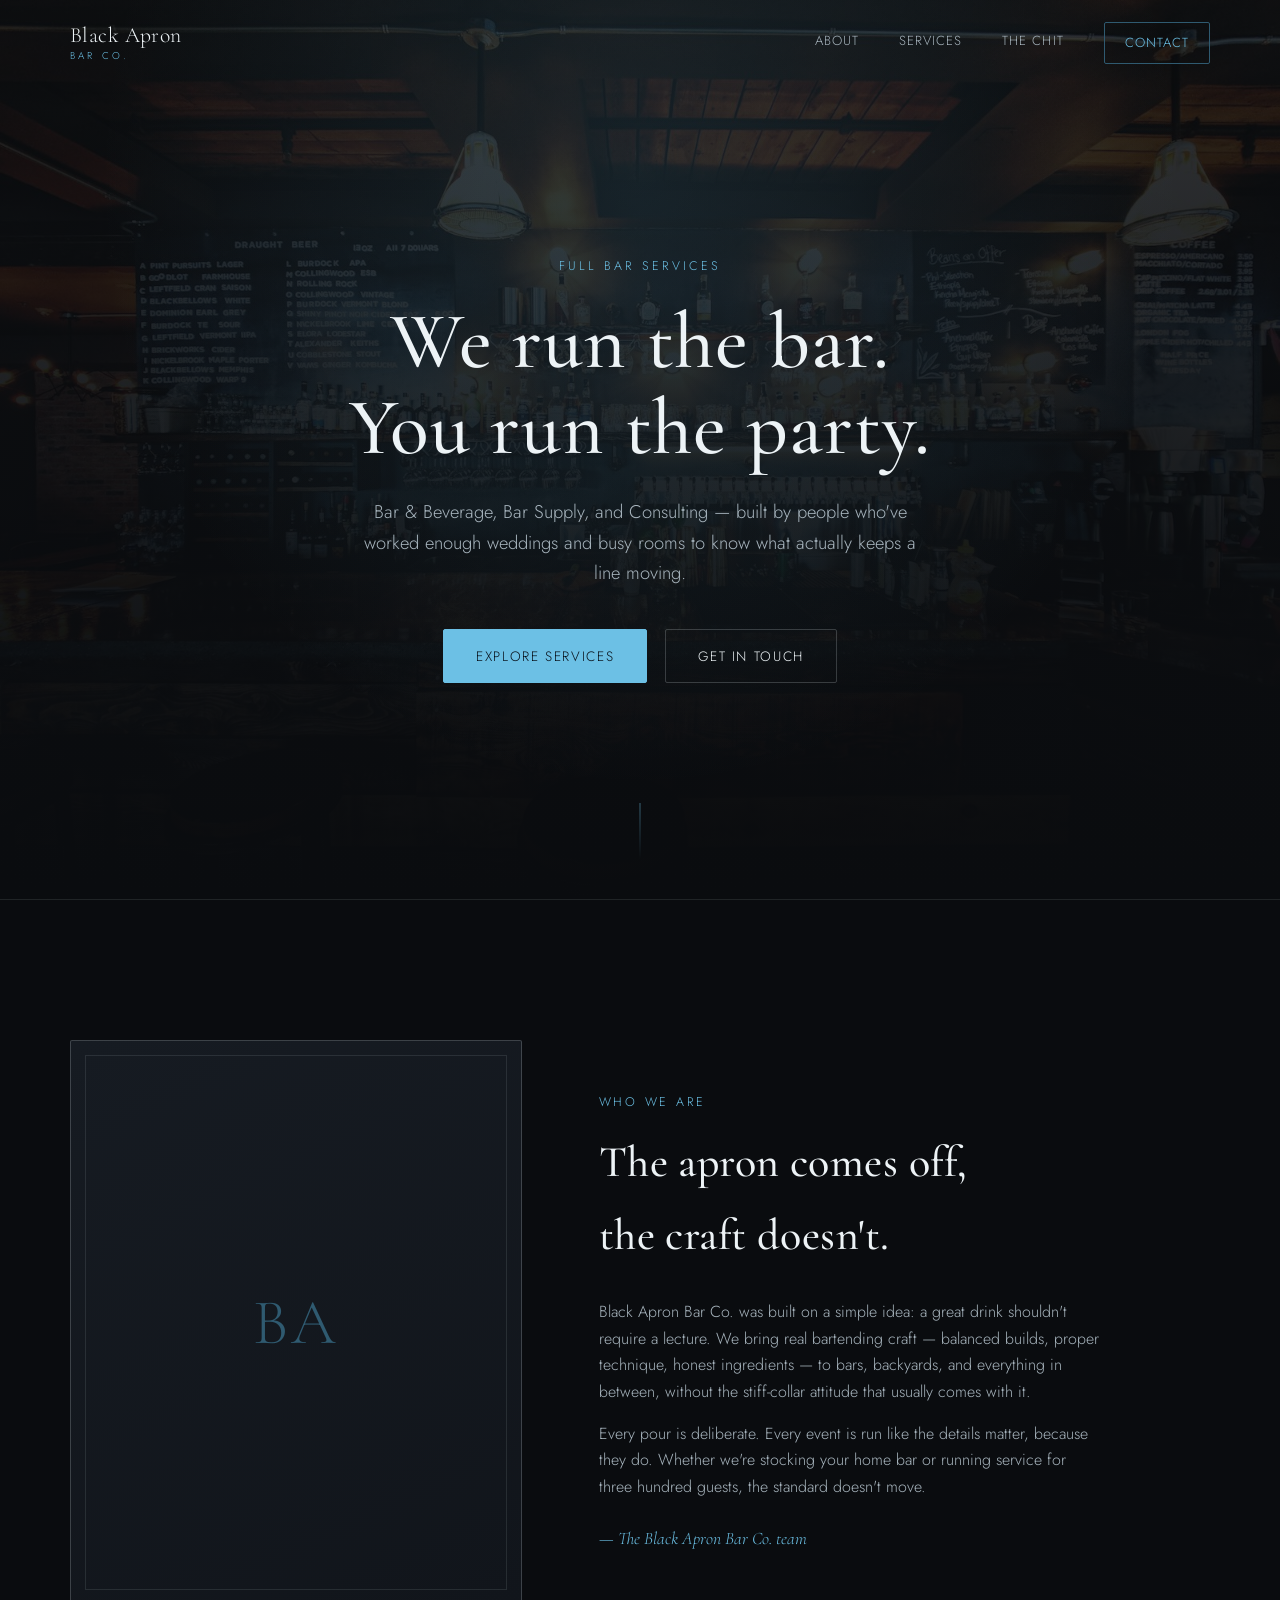
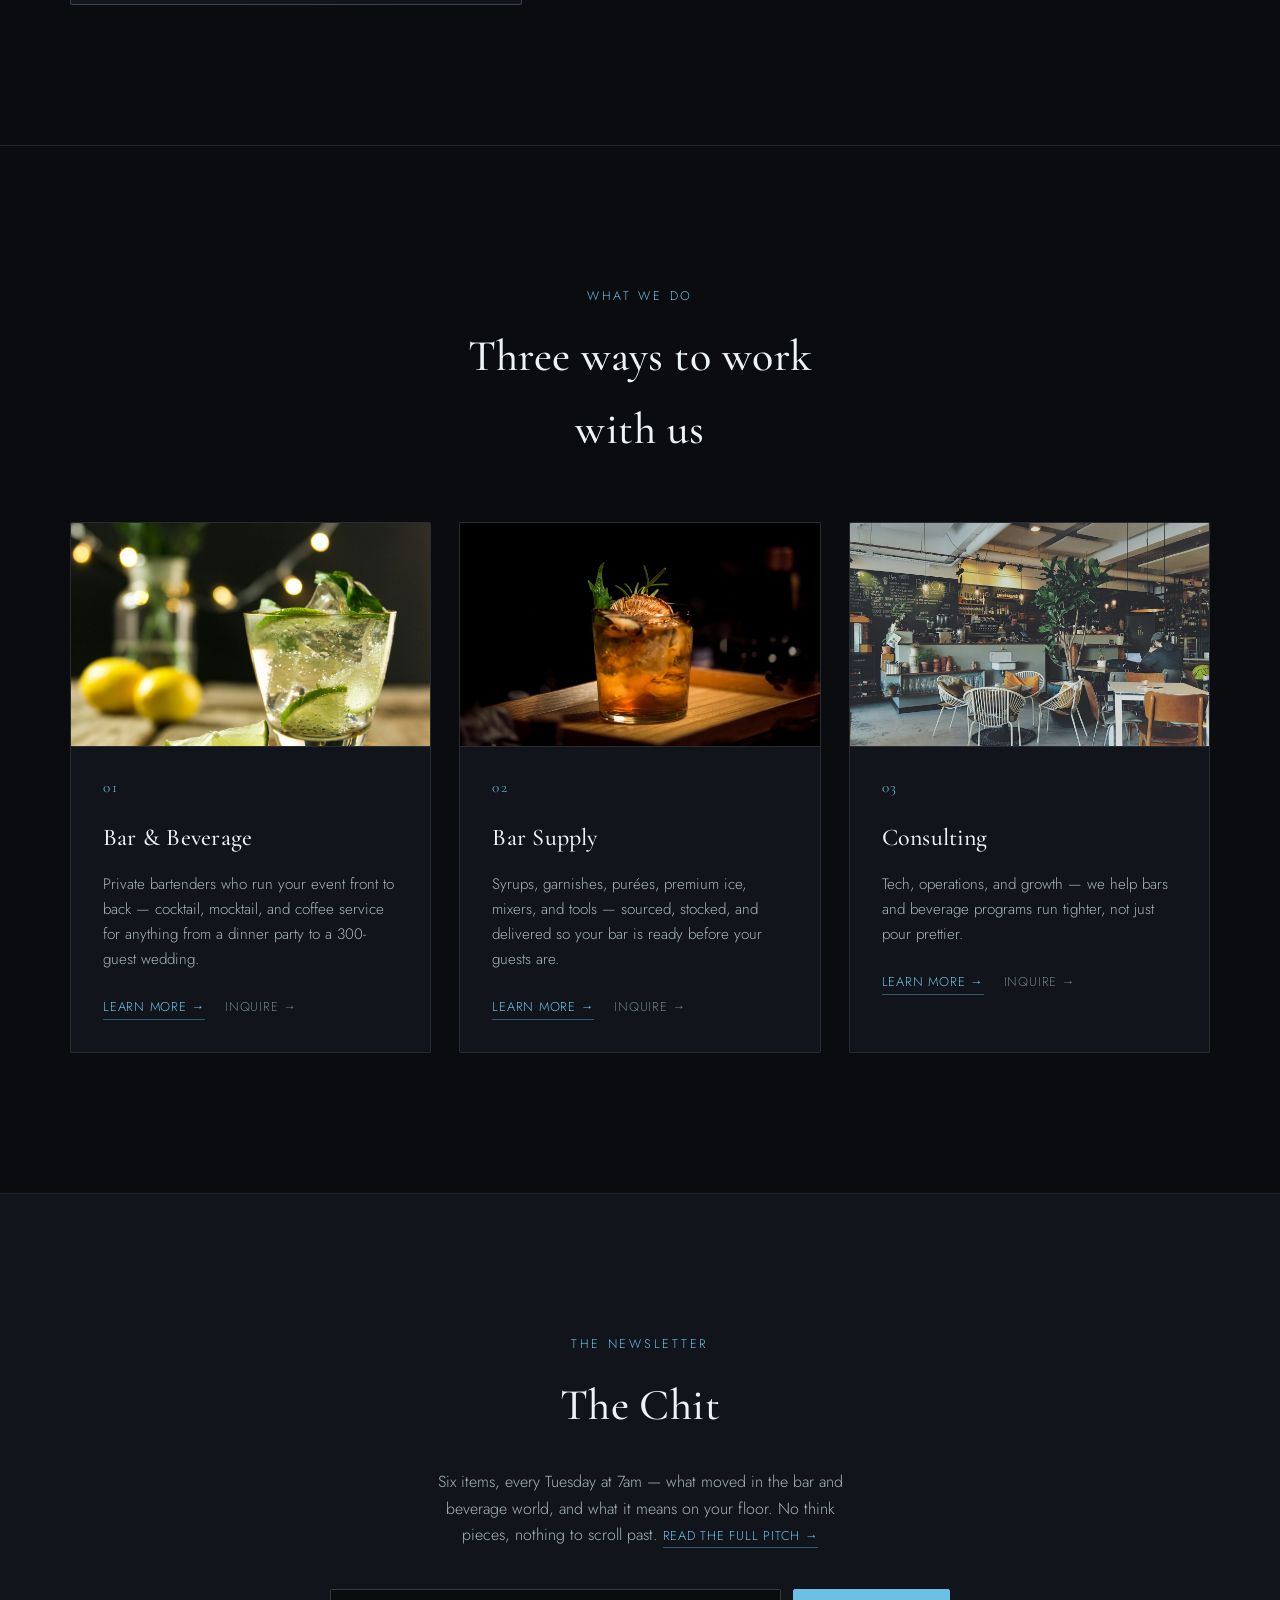
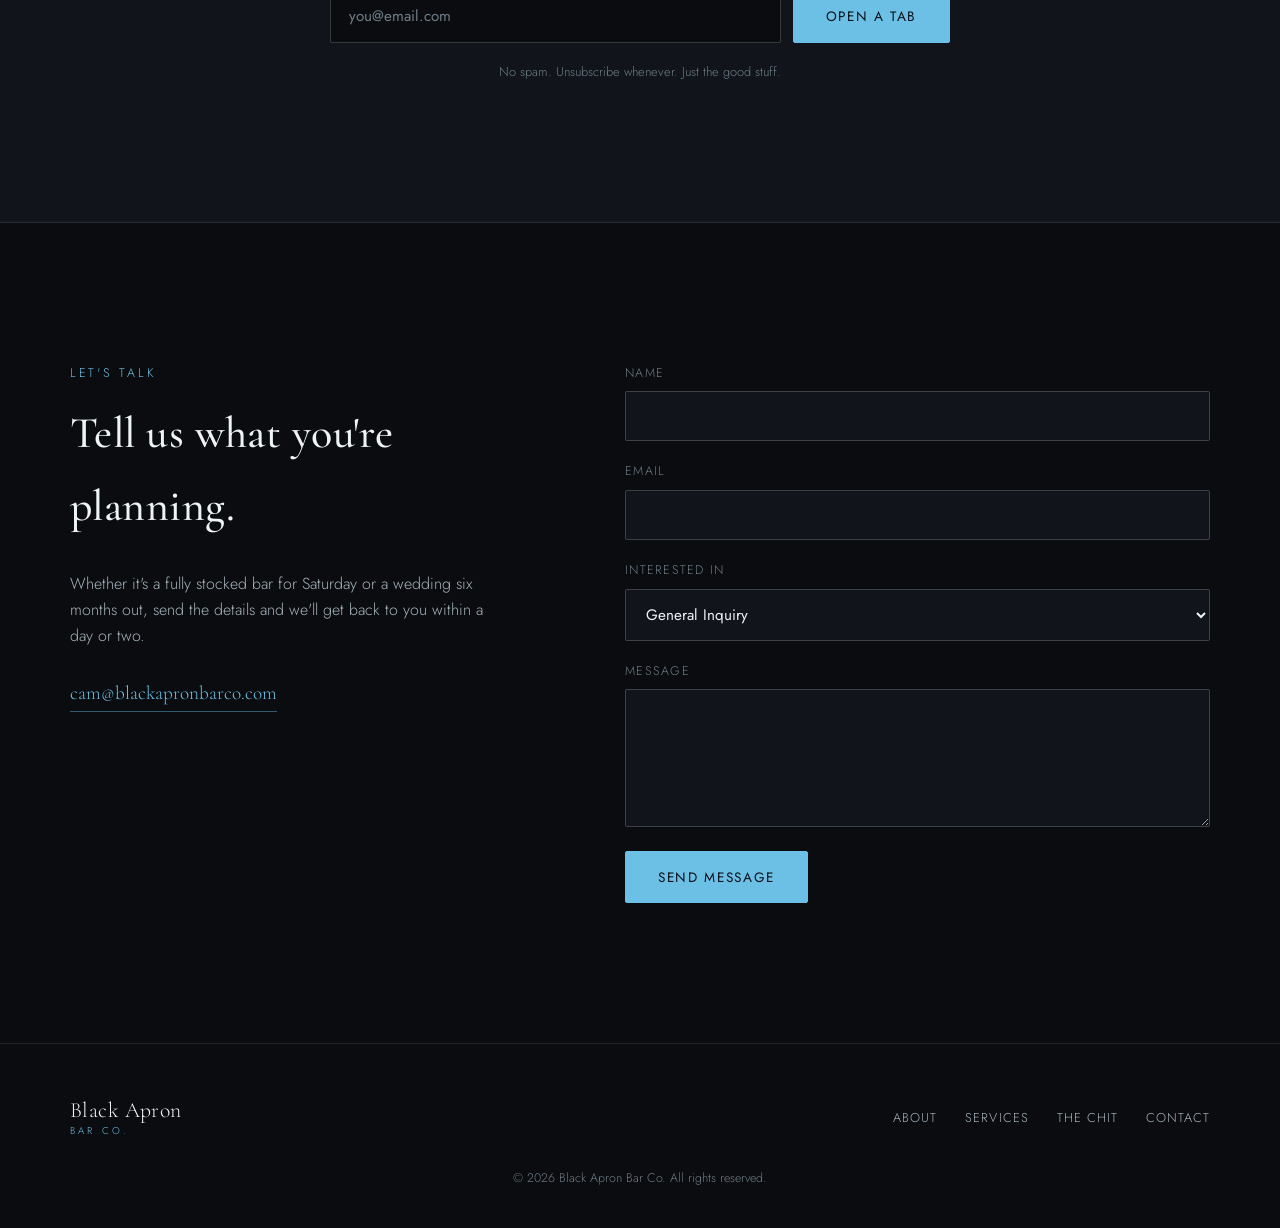
<file: index.html>
<!DOCTYPE html>
<html lang="en">
<head>
  <meta charset="UTF-8" />
  <meta name="viewport" content="width=device-width, initial-scale=1.0" />
  <title>Black Apron Bar Co. — Craft Cocktail Bar Services</title>
  <meta name="description" content="Black Apron Bar Co. runs the bar for weddings and events, stocks serious cocktail programs, and consults on bar and beverage operations." />

  <link rel="preconnect" href="https://fonts.googleapis.com">
  <link rel="preconnect" href="https://fonts.gstatic.com" crossorigin>
  <link href="https://fonts.googleapis.com/css2?family=Cormorant+Garamond:ital,wght@0,400;0,500;0,600;1,400&family=Jost:wght@300;400;500;600&display=swap" rel="stylesheet">

  <link rel="stylesheet" href="css/style.css" />
  <link rel="icon" href="data:,">
</head>
<body>

  <!-- ===== Nav ===== -->
  <header class="site-header" id="siteHeader">
    <div class="header-inner">
      <a href="#top" class="wordmark">
        <span class="wordmark-main">Black Apron</span>
        <span class="wordmark-sub">Bar Co.</span>
      </a>

      <nav class="site-nav" id="siteNav">
        <a href="#about" class="nav-link">About</a>
        <a href="#services" class="nav-link">Services</a>
        <a href="chit.html" class="nav-link">The Chit</a>
        <a href="#contact" class="nav-link nav-link--cta">Contact</a>
      </nav>

      <button class="nav-toggle" id="navToggle" aria-label="Toggle menu" aria-expanded="false">
        <span></span><span></span><span></span>
      </button>
    </div>
  </header>

  <!-- ===== Hero ===== -->
  <section class="hero" id="top">
    <img src="images/hero-cocktail.jpg" alt="A fully stocked craft bar with chalkboard drink and coffee menus" class="hero-bg" width="1600" height="1200" loading="eager" />
    <div class="hero-inner">
      <p class="eyebrow">Full Bar Services</p>
      <h1 class="hero-title">We run the bar.<br>You run the party.</h1>
      <p class="hero-sub">Bar &amp; Beverage, Bar Supply, and Consulting — built by people who've worked enough weddings and busy rooms to know what actually keeps a line moving.</p>
      <div class="hero-actions">
        <a href="#services" class="btn btn-primary">Explore Services</a>
        <a href="#contact" class="btn btn-ghost">Get in Touch</a>
      </div>
    </div>
    <a href="#about" class="scroll-cue" aria-label="Scroll to About">
      <span class="scroll-cue-line"></span>
    </a>
  </section>

  <!-- ===== About ===== -->
  <section class="section about" id="about">
    <div class="section-inner about-grid">
      <div class="about-media" aria-hidden="true">
        <div class="about-media-frame">
          <span class="about-media-mark">BA</span>
        </div>
      </div>

      <div class="about-copy fade-up">
        <p class="section-eyebrow">Who We Are</p>
        <h2 class="section-title">The apron comes off, the craft doesn't.</h2>
        <p>
          Black Apron Bar Co. was built on a simple idea: a great drink shouldn't
          require a lecture. We bring real bartending craft — balanced builds,
          proper technique, honest ingredients — to bars, backyards, and everything
          in between, without the stiff-collar attitude that usually comes with it.
        </p>
        <p>
          Every pour is deliberate. Every event is run like the details matter,
          because they do. Whether we're stocking your home bar or running service
          for three hundred guests, the standard doesn't move.
        </p>
        <p class="about-signoff">— The Black Apron Bar Co. team</p>
      </div>
    </div>
  </section>

  <!-- ===== Services ===== -->
  <section class="section services" id="services">
    <div class="section-inner">
      <p class="section-eyebrow center">What We Do</p>
      <h2 class="section-title center">Three ways to work with us</h2>

      <div class="services-grid">
        <article class="service-card fade-up">
          <div class="service-media">
            <img src="images/private-bartending.jpg" alt="Fresh lime and mint cocktail served at an evening event with string lights" width="1400" height="900" loading="lazy" />
          </div>
          <span class="service-index">01</span>
          <h3 class="service-title">Bar &amp; Beverage</h3>
          <p class="service-desc">
            Private bartenders who run your event front to back — cocktail,
            mocktail, and coffee service for anything from a dinner party
            to a 300-guest wedding.
          </p>
          <div class="service-card-links">
            <a href="bar-beverage.html" class="service-link">Learn More &rarr;</a>
            <a href="#contact" class="service-link service-link--quiet" data-subject="Bar &amp; Beverage">Inquire &rarr;</a>
          </div>
        </article>

        <article class="service-card fade-up">
          <div class="service-media">
            <img src="images/bar-supply.jpg" alt="Garnished craft cocktail with dried citrus wheel and fresh herbs" width="1400" height="900" loading="lazy" />
          </div>
          <span class="service-index">02</span>
          <h3 class="service-title">Bar Supply</h3>
          <p class="service-desc">
            Syrups, garnishes, purées, premium ice, mixers, and tools —
            sourced, stocked, and delivered so your bar is ready before
            your guests are.
          </p>
          <div class="service-card-links">
            <a href="bar-supply.html" class="service-link">Learn More &rarr;</a>
            <a href="#contact" class="service-link service-link--quiet" data-subject="Bar Supply">Inquire &rarr;</a>
          </div>
        </article>

        <article class="service-card fade-up">
          <div class="service-media">
            <img src="images/consulting.jpg" alt="A cozy bar and coffee counter with chalkboard menus, someone working at a table nearby" width="1400" height="900" loading="lazy" />
          </div>
          <span class="service-index">03</span>
          <h3 class="service-title">Consulting</h3>
          <p class="service-desc">
            Tech, operations, and growth — we help bars and beverage
            programs run tighter, not just pour prettier.
          </p>
          <div class="service-card-links">
            <a href="consulting.html" class="service-link">Learn More &rarr;</a>
            <a href="#contact" class="service-link service-link--quiet" data-subject="Consulting">Inquire &rarr;</a>
          </div>
        </article>
      </div>
    </div>
  </section>

  <!-- ===== The Chit ===== -->
  <section class="section chit" id="chit">
    <div class="section-inner chit-inner fade-up">
      <p class="section-eyebrow center">The Newsletter</p>
      <h2 class="section-title center">The Chit</h2>
      <p class="chit-sub">
        Six items, every Tuesday at 7am — what moved in the bar and beverage
        world, and what it means on your floor. No think pieces, nothing to
        scroll past. <a href="chit.html" class="service-link">Read the full pitch &rarr;</a>
      </p>

      <form class="chit-form" name="the-chit" method="POST" data-netlify="true" netlify-honeypot="chit-hp">
        <input type="hidden" name="form-name" value="the-chit" />
        <div class="hp-field">
          <label for="chit-hp">Leave this field empty</label>
          <input type="text" id="chit-hp" name="chit-hp" tabindex="-1" autocomplete="off" />
        </div>

        <label for="chit-email" class="sr-only">Email address</label>
        <input
          type="email"
          id="chit-email"
          name="email"
          class="chit-input"
          placeholder="you@email.com"
          required
        />
        <button type="submit" class="btn btn-primary chit-submit">Open a Tab</button>
      </form>
      <p class="chit-fine">No spam. Unsubscribe whenever. Just the good stuff.</p>
    </div>
  </section>

  <!-- ===== Contact ===== -->
  <section class="section contact" id="contact">
    <div class="section-inner contact-grid">
      <div class="contact-copy fade-up">
        <p class="section-eyebrow">Let's Talk</p>
        <h2 class="section-title">Tell us what you're planning.</h2>
        <p>
          Whether it's a fully stocked bar for Saturday or a wedding six months
          out, send the details and we'll get back to you within a day or two.
        </p>
        <div class="contact-details">
          <a href="mailto:cam@blackapronbarco.com" class="contact-detail">cam@blackapronbarco.com</a>
        </div>
      </div>

      <form class="contact-form fade-up" name="contact" method="POST" data-netlify="true" netlify-honeypot="contact-hp">
        <input type="hidden" name="form-name" value="contact" />
        <div class="hp-field">
          <label for="contact-hp">Leave this field empty</label>
          <input type="text" id="contact-hp" name="contact-hp" tabindex="-1" autocomplete="off" />
        </div>

        <div class="form-row">
          <label for="name">Name</label>
          <input type="text" id="name" name="name" required />
        </div>

        <div class="form-row">
          <label for="email">Email</label>
          <input type="email" id="email" name="email" required />
        </div>

        <div class="form-row">
          <label for="subject">Interested In</label>
          <select id="subject" name="subject">
            <option value="General Inquiry">General Inquiry</option>
            <option value="Bar &amp; Beverage">Bar &amp; Beverage</option>
            <option value="Bar Supply">Bar Supply</option>
            <option value="Consulting">Consulting</option>
          </select>
        </div>

        <div class="form-row">
          <label for="message">Message</label>
          <textarea id="message" name="message" rows="5" required></textarea>
        </div>

        <button type="submit" class="btn btn-primary">Send Message</button>
      </form>
    </div>
  </section>

  <!-- ===== Footer ===== -->
  <footer class="site-footer">
    <div class="footer-inner">
      <div class="wordmark footer-wordmark">
        <span class="wordmark-main">Black Apron</span>
        <span class="wordmark-sub">Bar Co.</span>
      </div>
      <nav class="footer-nav">
        <a href="#about">About</a>
        <a href="#services">Services</a>
        <a href="chit.html">The Chit</a>
        <a href="#contact">Contact</a>
      </nav>
      <p class="footer-copy">&copy; <span id="year"></span> Black Apron Bar Co. All rights reserved.</p>
    </div>
  </footer>

  <script src="js/main.js"></script>
</body>
</html>
</file>
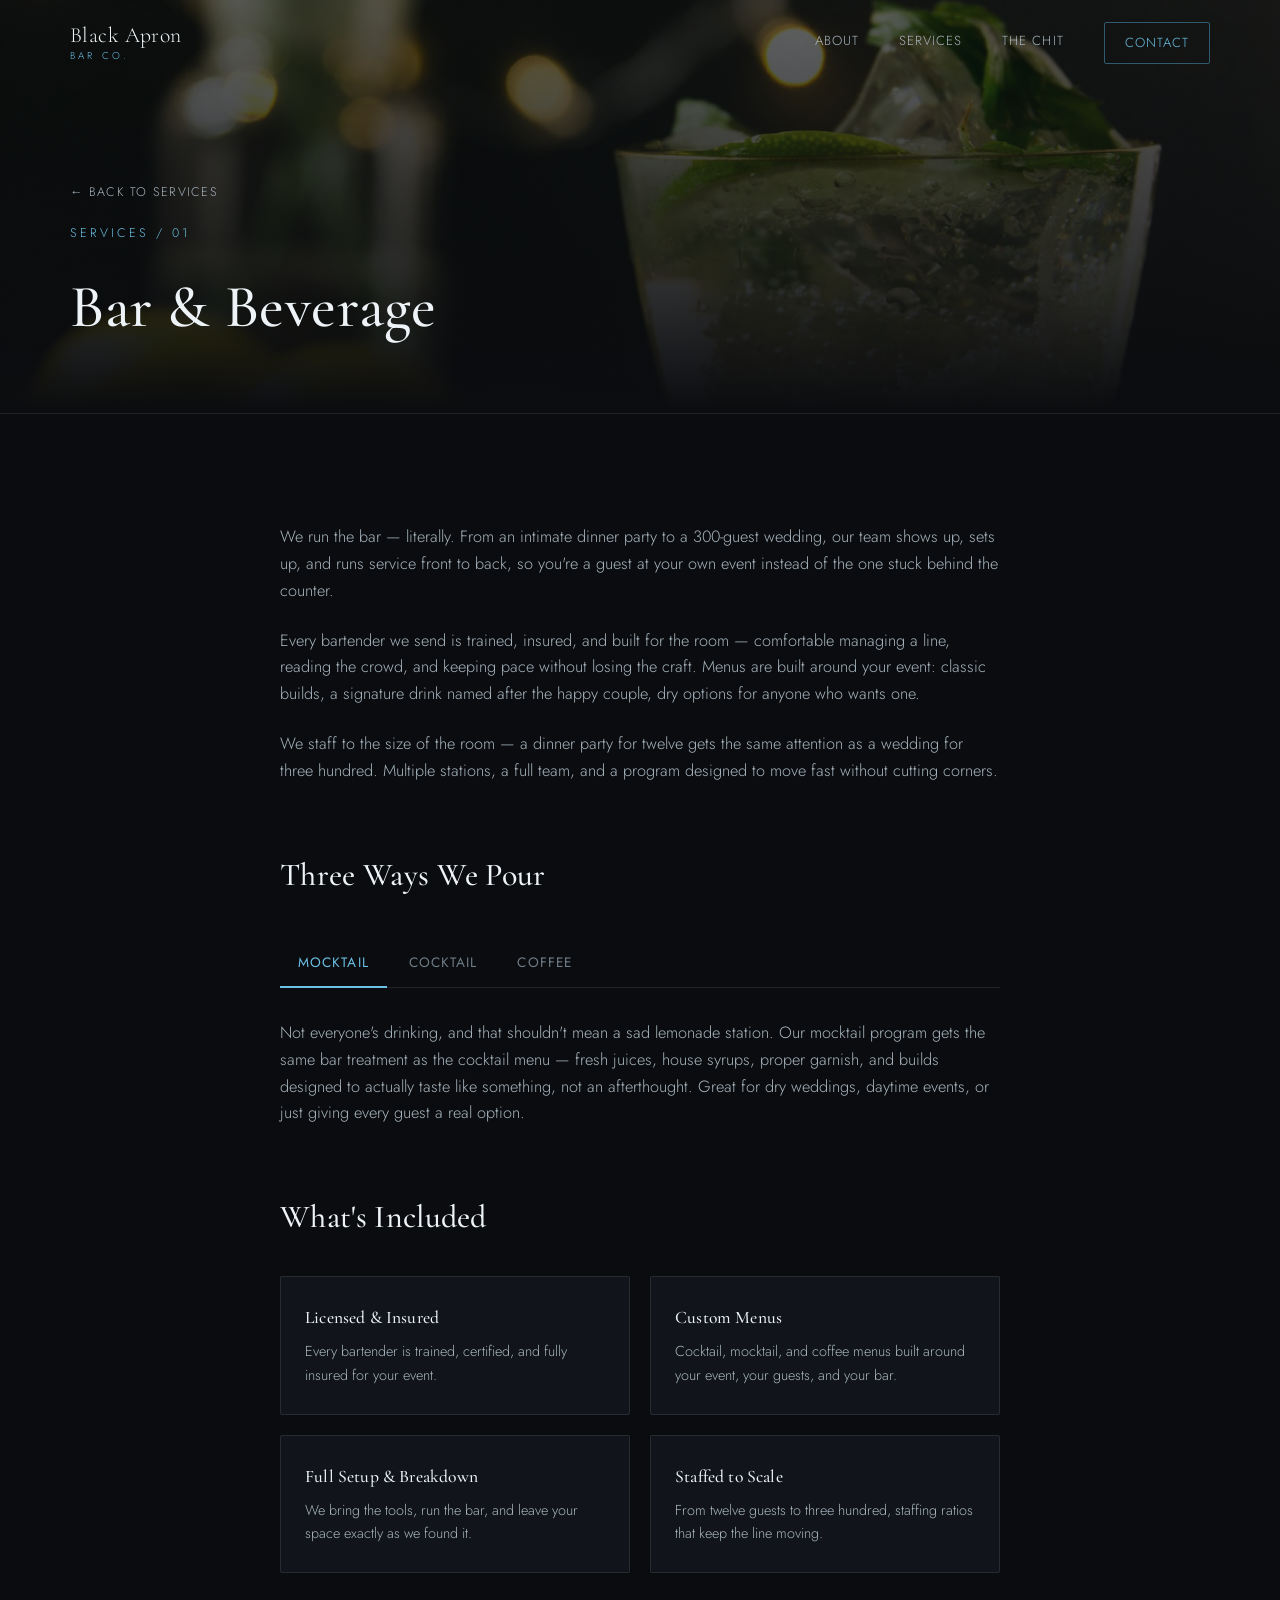
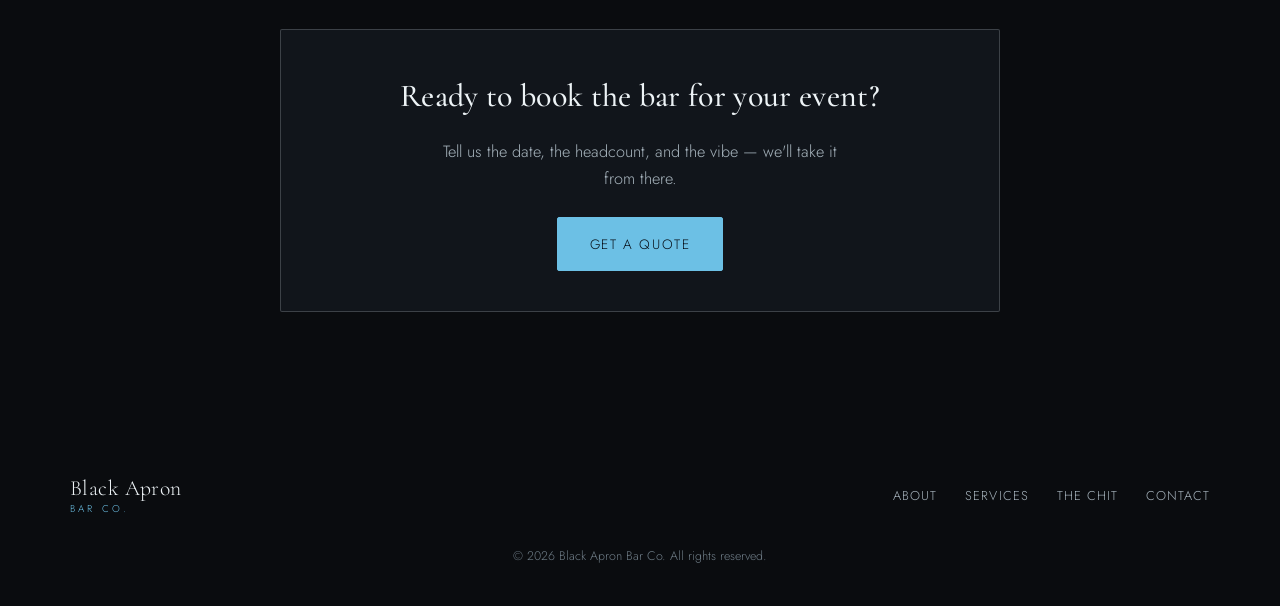
<file: bar-beverage.html>
<!DOCTYPE html>
<html lang="en">
<head>
  <meta charset="UTF-8" />
  <meta name="viewport" content="width=device-width, initial-scale=1.0" />
  <title>Bar &amp; Beverage — Black Apron Bar Co.</title>
  <meta name="description" content="Private bartending and full beverage programs for weddings and events — cocktail, mocktail, and coffee service run by Black Apron Bar Co." />

  <link rel="preconnect" href="https://fonts.googleapis.com">
  <link rel="preconnect" href="https://fonts.gstatic.com" crossorigin>
  <link href="https://fonts.googleapis.com/css2?family=Cormorant+Garamond:ital,wght@0,500;0,600;1,400&family=Jost:wght@300;400;500;600&display=swap" rel="stylesheet">

  <link rel="stylesheet" href="css/style.css" />
  <link rel="icon" href="data:,">
</head>
<body>

  <!-- ===== Nav ===== -->
  <header class="site-header" id="siteHeader">
    <div class="header-inner">
      <a href="index.html" class="wordmark">
        <span class="wordmark-main">Black Apron</span>
        <span class="wordmark-sub">Bar Co.</span>
      </a>

      <nav class="site-nav" id="siteNav">
        <a href="index.html#about" class="nav-link">About</a>
        <a href="index.html#services" class="nav-link">Services</a>
        <a href="chit.html" class="nav-link">The Chit</a>
        <a href="index.html#contact" class="nav-link nav-link--cta">Contact</a>
      </nav>

      <button class="nav-toggle" id="navToggle" aria-label="Toggle menu" aria-expanded="false">
        <span></span><span></span><span></span>
      </button>
    </div>
  </header>

  <!-- ===== Page Hero ===== -->
  <section class="page-hero">
    <img src="images/private-bartending.jpg" alt="Fresh lime and mint cocktail served at an evening event with string lights" class="page-hero-bg" width="1400" height="900" loading="eager" />
    <div class="page-hero-inner">
      <a href="index.html#services" class="back-link">&larr; Back to Services</a>
      <p class="eyebrow" style="margin-bottom:14px;">Services / 01</p>
      <h1 class="page-hero-title">Bar &amp; Beverage</h1>
    </div>
  </section>

  <!-- ===== Content ===== -->
  <section class="page-content">
    <div class="page-content-inner">
      <p>
        We run the bar — literally. From an intimate dinner party to a
        300-guest wedding, our team shows up, sets up, and runs service
        front to back, so you're a guest at your own event instead of the
        one stuck behind the counter.
      </p>
      <p>
        Every bartender we send is trained, insured, and built for the
        room — comfortable managing a line, reading the crowd, and keeping
        pace without losing the craft. Menus are built around your event:
        classic builds, a signature drink named after the happy couple,
        dry options for anyone who wants one.
      </p>
      <p>
        We staff to the size of the room — a dinner party for twelve gets
        the same attention as a wedding for three hundred. Multiple
        stations, a full team, and a program designed to move fast
        without cutting corners.
      </p>

      <h2>Three Ways We Pour</h2>
      <div class="tabs">
        <div class="tab-nav" role="tablist">
          <button type="button" class="tab-btn is-active" data-tab="mocktail" role="tab" aria-selected="true">Mocktail</button>
          <button type="button" class="tab-btn" data-tab="cocktail" role="tab" aria-selected="false">Cocktail</button>
          <button type="button" class="tab-btn" data-tab="coffee" role="tab" aria-selected="false">Coffee</button>
        </div>

        <div class="tab-panel is-active" data-tab-panel="mocktail">
          <p>
            Not everyone's drinking, and that shouldn't mean a sad
            lemonade station. Our mocktail program gets the same bar
            treatment as the cocktail menu — fresh juices, house syrups,
            proper garnish, and builds designed to actually taste like
            something, not an afterthought. Great for dry weddings,
            daytime events, or just giving every guest a real option.
          </p>
        </div>

        <div class="tab-panel" data-tab-panel="cocktail">
          <p>
            The core of what we do. A full bar built around your event —
            classic builds, a seasonal menu, a signature cocktail or two,
            all run by bartenders who know their way around a shaker and
            a room full of people. Scales from a backyard dinner party to
            a full wedding reception.
          </p>
        </div>

        <div class="tab-panel" data-tab-panel="coffee">
          <p>
            For the end of the night, the morning after, or a daytime
            event that needs something other than alcohol, we run a
            proper coffee and espresso station — drip, pour-over, espresso
            drinks, and a cold option, staffed with the same care as the
            bar.
          </p>
        </div>
      </div>

      <h2>What's Included</h2>
      <div class="feature-grid">
        <div class="feature-card">
          <h3>Licensed &amp; Insured</h3>
          <p>Every bartender is trained, certified, and fully insured for your event.</p>
        </div>
        <div class="feature-card">
          <h3>Custom Menus</h3>
          <p>Cocktail, mocktail, and coffee menus built around your event, your guests, and your bar.</p>
        </div>
        <div class="feature-card">
          <h3>Full Setup &amp; Breakdown</h3>
          <p>We bring the tools, run the bar, and leave your space exactly as we found it.</p>
        </div>
        <div class="feature-card">
          <h3>Staffed to Scale</h3>
          <p>From twelve guests to three hundred, staffing ratios that keep the line moving.</p>
        </div>
      </div>

      <div class="page-cta">
        <h2>Ready to book the bar for your event?</h2>
        <p>Tell us the date, the headcount, and the vibe — we'll take it from there.</p>
        <a href="index.html?subject=Bar%20%26%20Beverage#contact" class="btn btn-primary">Get a Quote</a>
      </div>
    </div>
  </section>

  <!-- ===== Footer ===== -->
  <footer class="site-footer">
    <div class="footer-inner">
      <div class="wordmark footer-wordmark">
        <span class="wordmark-main">Black Apron</span>
        <span class="wordmark-sub">Bar Co.</span>
      </div>
      <nav class="footer-nav">
        <a href="index.html#about">About</a>
        <a href="index.html#services">Services</a>
        <a href="chit.html">The Chit</a>
        <a href="index.html#contact">Contact</a>
      </nav>
      <p class="footer-copy">&copy; <span id="year"></span> Black Apron Bar Co. All rights reserved.</p>
    </div>
  </footer>

  <script src="js/main.js"></script>
</body>
</html>
</file>
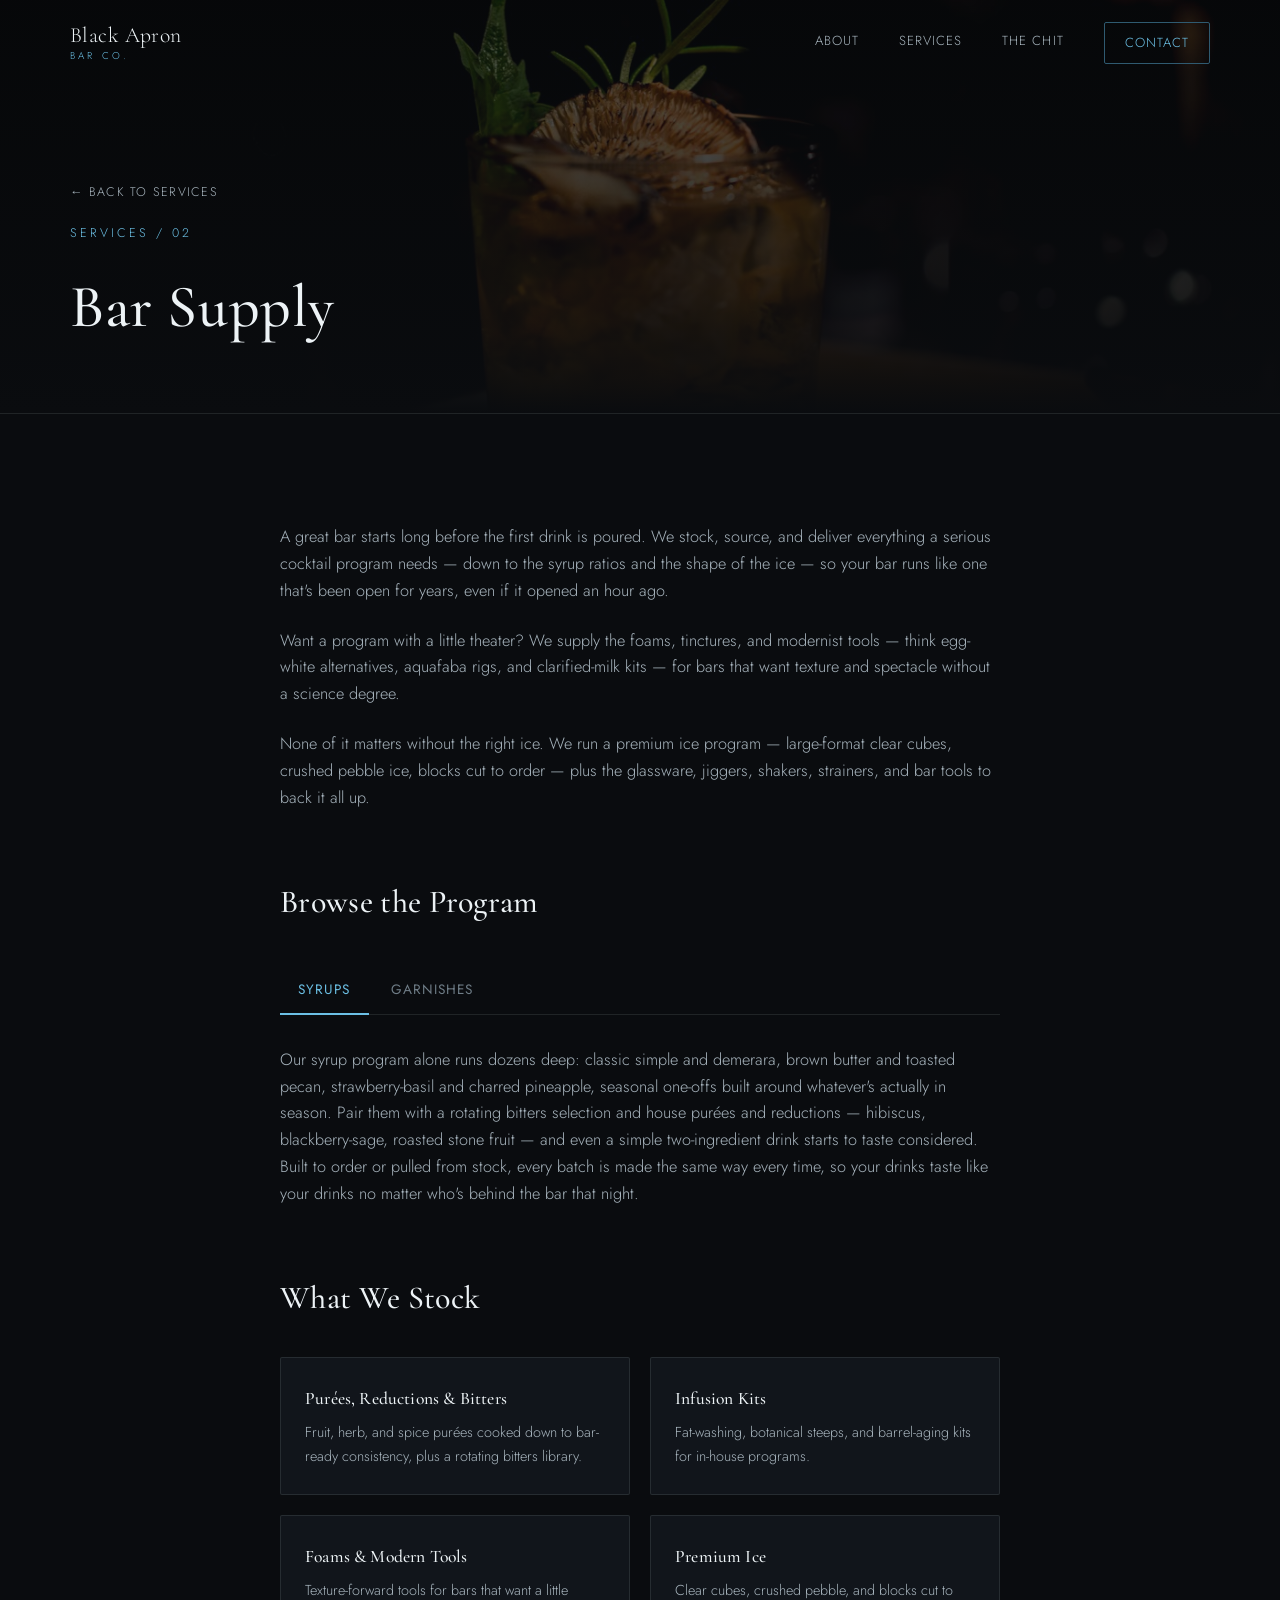
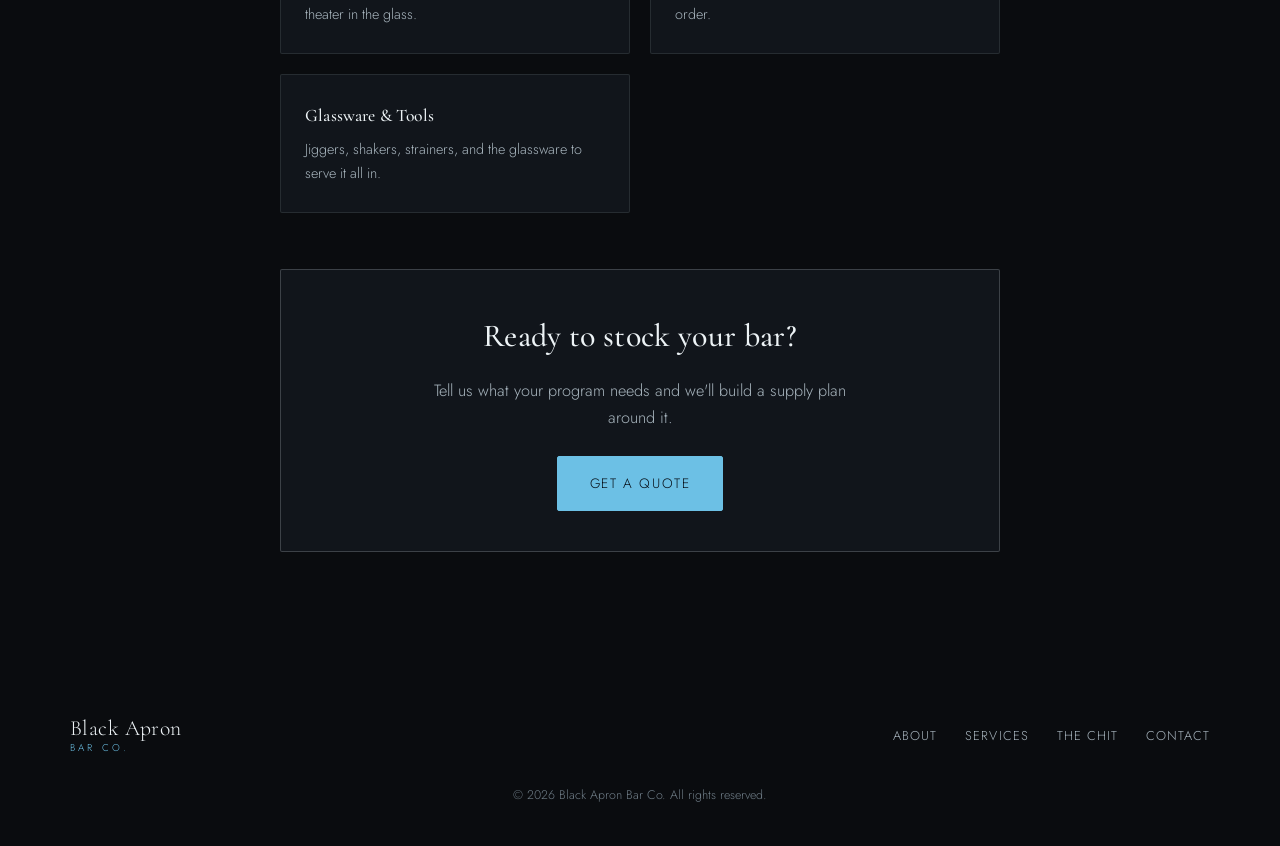
<file: bar-supply.html>
<!DOCTYPE html>
<html lang="en">
<head>
  <meta charset="UTF-8" />
  <meta name="viewport" content="width=device-width, initial-scale=1.0" />
  <title>Bar Supply — Black Apron Bar Co.</title>
  <meta name="description" content="Syrups, bitters, purées, infusion kits, premium ice, glassware, and bar tools — sourced and stocked by Black Apron Bar Co." />

  <link rel="preconnect" href="https://fonts.googleapis.com">
  <link rel="preconnect" href="https://fonts.gstatic.com" crossorigin>
  <link href="https://fonts.googleapis.com/css2?family=Cormorant+Garamond:ital,wght@0,400;0,500;0,600;1,400&family=Jost:wght@300;400;500;600&display=swap" rel="stylesheet">

  <link rel="stylesheet" href="css/style.css" />
  <link rel="icon" href="data:,">
</head>
<body>

  <!-- ===== Nav ===== -->
  <header class="site-header" id="siteHeader">
    <div class="header-inner">
      <a href="index.html" class="wordmark">
        <span class="wordmark-main">Black Apron</span>
        <span class="wordmark-sub">Bar Co.</span>
      </a>

      <nav class="site-nav" id="siteNav">
        <a href="index.html#about" class="nav-link">About</a>
        <a href="index.html#services" class="nav-link">Services</a>
        <a href="chit.html" class="nav-link">The Chit</a>
        <a href="index.html#contact" class="nav-link nav-link--cta">Contact</a>
      </nav>

      <button class="nav-toggle" id="navToggle" aria-label="Toggle menu" aria-expanded="false">
        <span></span><span></span><span></span>
      </button>
    </div>
  </header>

  <!-- ===== Page Hero ===== -->
  <section class="page-hero">
    <img src="images/bar-supply.jpg" alt="Garnished craft cocktail with dried citrus wheel and fresh herbs" class="page-hero-bg" width="1400" height="900" loading="eager" />
    <div class="page-hero-inner">
      <a href="index.html#services" class="back-link">&larr; Back to Services</a>
      <p class="eyebrow" style="margin-bottom:14px;">Services / 02</p>
      <h1 class="page-hero-title">Bar Supply</h1>
    </div>
  </section>

  <!-- ===== Content ===== -->
  <section class="page-content">
    <div class="page-content-inner">
      <p>
        A great bar starts long before the first drink is poured. We stock,
        source, and deliver everything a serious cocktail program needs —
        down to the syrup ratios and the shape of the ice — so your bar runs
        like one that's been open for years, even if it opened an hour ago.
      </p>
      <p>
        Want a program with a little theater? We supply the foams,
        tinctures, and modernist tools — think egg-white alternatives,
        aquafaba rigs, and clarified-milk kits — for bars that want texture
        and spectacle without a science degree.
      </p>
      <p>
        None of it matters without the right ice. We run a premium ice
        program — large-format clear cubes, crushed pebble ice, blocks cut
        to order — plus the glassware, jiggers, shakers, strainers, and bar
        tools to back it all up.
      </p>

      <h2>Browse the Program</h2>
      <div class="tabs">
        <div class="tab-nav" role="tablist">
          <button type="button" class="tab-btn is-active" data-tab="syrups" role="tab" aria-selected="true">Syrups</button>
          <button type="button" class="tab-btn" data-tab="garnishes" role="tab" aria-selected="false">Garnishes</button>
        </div>

        <div class="tab-panel is-active" data-tab-panel="syrups">
          <p>
            Our syrup program alone runs dozens deep: classic simple and
            demerara, brown butter and toasted pecan, strawberry-basil and
            charred pineapple, seasonal one-offs built around whatever's
            actually in season. Pair them with a rotating bitters selection
            and house purées and reductions — hibiscus, blackberry-sage,
            roasted stone fruit — and even a simple two-ingredient drink
            starts to taste considered. Built to order or pulled from
            stock, every batch is made the same way every time, so your
            drinks taste like your drinks no matter who's behind the bar
            that night.
          </p>
        </div>

        <div class="tab-panel" data-tab-panel="garnishes">
          <p>
            Garnish is where a good drink becomes a memorable one. We
            supply dehydrated citrus wheels, candied ginger, brûléed
            fruit, edible flowers, fresh herb bundles, and the smoked or
            charred garnishes that need a little more setup than a lime
            wedge — prepped and ready so your bartenders aren't doing
            prep work mid-service.
          </p>
        </div>
      </div>

      <h2>What We Stock</h2>
      <div class="feature-grid">
        <div class="feature-card">
          <h3>Purées, Reductions &amp; Bitters</h3>
          <p>Fruit, herb, and spice purées cooked down to bar-ready consistency, plus a rotating bitters library.</p>
        </div>
        <div class="feature-card">
          <h3>Infusion Kits</h3>
          <p>Fat-washing, botanical steeps, and barrel-aging kits for in-house programs.</p>
        </div>
        <div class="feature-card">
          <h3>Foams &amp; Modern Tools</h3>
          <p>Texture-forward tools for bars that want a little theater in the glass.</p>
        </div>
        <div class="feature-card">
          <h3>Premium Ice</h3>
          <p>Clear cubes, crushed pebble, and blocks cut to order.</p>
        </div>
        <div class="feature-card">
          <h3>Glassware &amp; Tools</h3>
          <p>Jiggers, shakers, strainers, and the glassware to serve it all in.</p>
        </div>
      </div>

      <div class="page-cta">
        <h2>Ready to stock your bar?</h2>
        <p>Tell us what your program needs and we'll build a supply plan around it.</p>
        <a href="index.html?subject=Bar%20Supply#contact" class="btn btn-primary">Get a Quote</a>
      </div>
    </div>
  </section>

  <!-- ===== Footer ===== -->
  <footer class="site-footer">
    <div class="footer-inner">
      <div class="wordmark footer-wordmark">
        <span class="wordmark-main">Black Apron</span>
        <span class="wordmark-sub">Bar Co.</span>
      </div>
      <nav class="footer-nav">
        <a href="index.html#about">About</a>
        <a href="index.html#services">Services</a>
        <a href="chit.html">The Chit</a>
        <a href="index.html#contact">Contact</a>
      </nav>
      <p class="footer-copy">&copy; <span id="year"></span> Black Apron Bar Co. All rights reserved.</p>
    </div>
  </footer>

  <script src="js/main.js"></script>
</body>
</html>
</file>
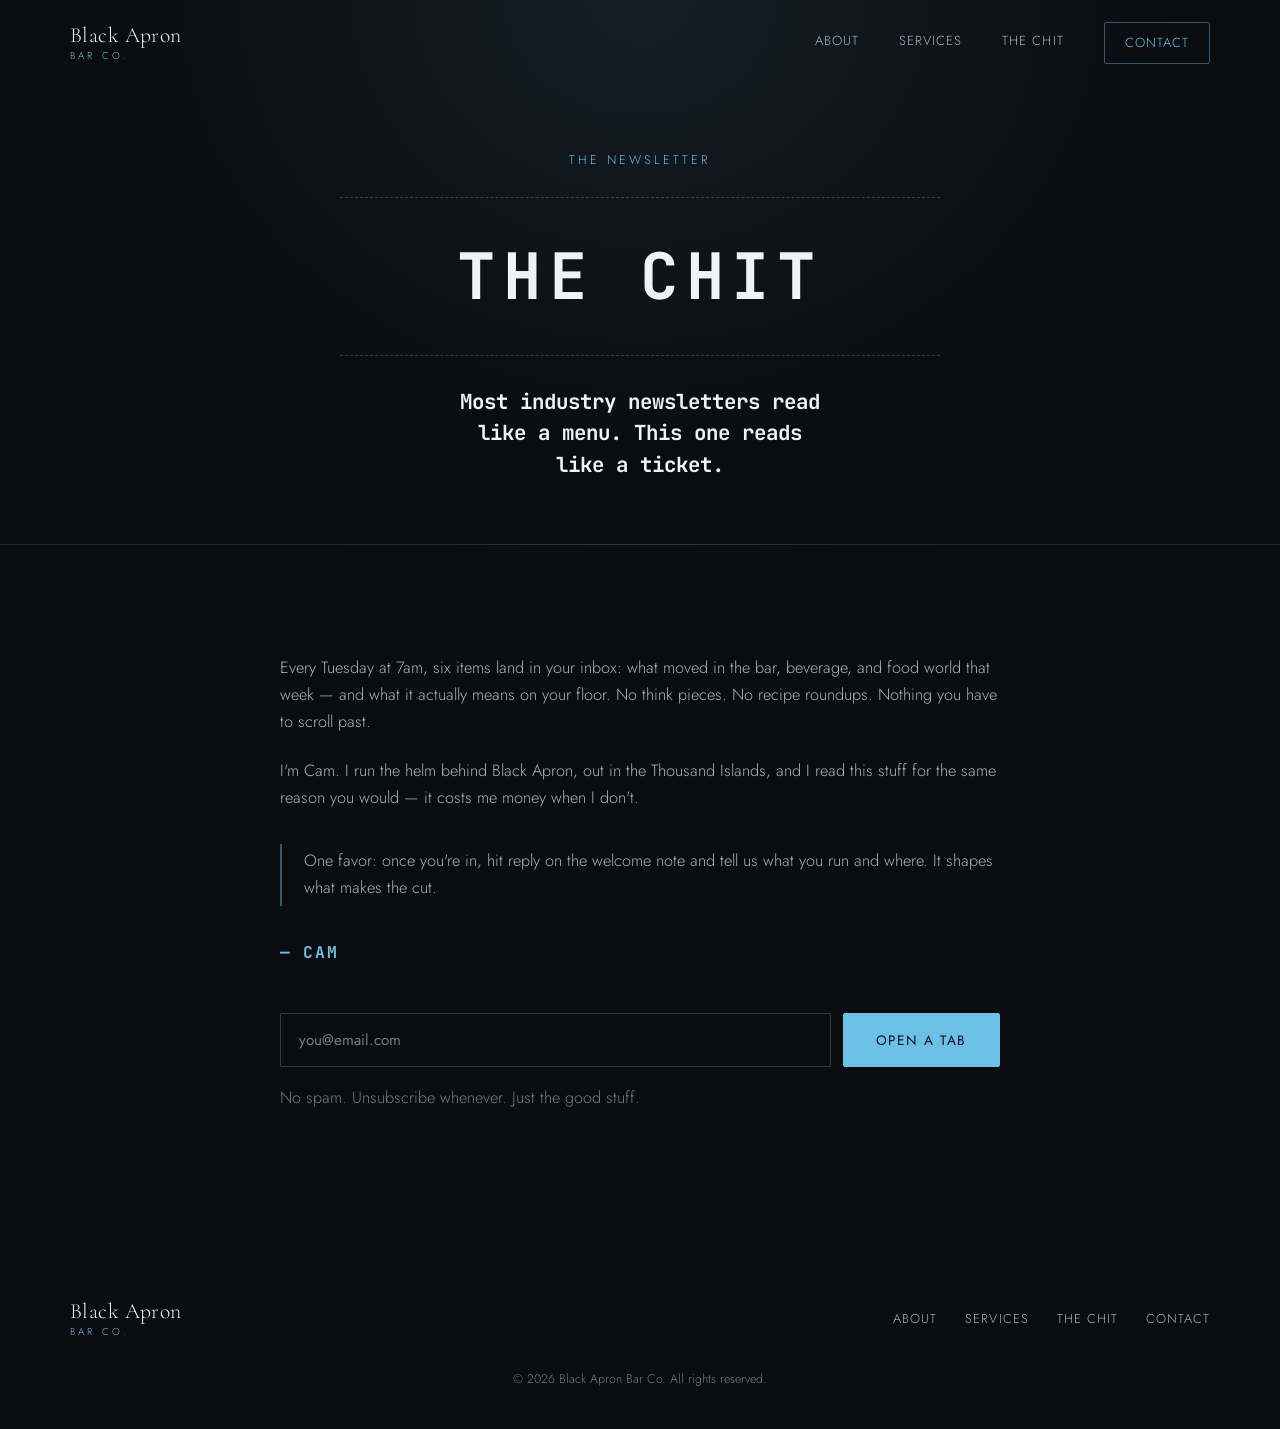
<file: chit.html>
<!DOCTYPE html>
<html lang="en">
<head>
  <meta charset="UTF-8" />
  <meta name="viewport" content="width=device-width, initial-scale=1.0" />
  <title>The Chit — Black Apron Bar Co.</title>
  <meta name="description" content="The Chit is Black Apron Bar Co.'s newsletter — six items every Tuesday on what moved in the bar and beverage world, and what it means on your floor." />

  <link rel="preconnect" href="https://fonts.googleapis.com">
  <link rel="preconnect" href="https://fonts.gstatic.com" crossorigin>
  <link href="https://fonts.googleapis.com/css2?family=Cormorant+Garamond:ital,wght@0,500;0,600;1,400&family=Jost:wght@300;400;500;600&family=JetBrains+Mono:wght@500;700&display=swap" rel="stylesheet">

  <link rel="stylesheet" href="css/style.css" />
  <link rel="icon" href="data:,">
</head>
<body>

  <!-- ===== Nav ===== -->
  <header class="site-header" id="siteHeader">
    <div class="header-inner">
      <a href="index.html" class="wordmark">
        <span class="wordmark-main">Black Apron</span>
        <span class="wordmark-sub">Bar Co.</span>
      </a>

      <nav class="site-nav" id="siteNav">
        <a href="index.html#about" class="nav-link">About</a>
        <a href="index.html#services" class="nav-link">Services</a>
        <a href="chit.html" class="nav-link">The Chit</a>
        <a href="index.html#contact" class="nav-link nav-link--cta">Contact</a>
      </nav>

      <button class="nav-toggle" id="navToggle" aria-label="Toggle menu" aria-expanded="false">
        <span></span><span></span><span></span>
      </button>
    </div>
  </header>

  <!-- ===== Ticket Hero ===== -->
  <section class="ticket-hero">
    <div class="ticket-panel">
      <p class="eyebrow">The Newsletter</p>
      <hr class="ticket-rule" />
      <h1 class="ticket-title">THE CHIT</h1>
      <hr class="ticket-rule" />
      <p class="ticket-hook">Most industry newsletters read like a menu. This one reads like a ticket.</p>
    </div>
  </section>

  <!-- ===== Content ===== -->
  <section class="page-content">
    <div class="page-content-inner">
      <p>
        Every Tuesday at 7am, six items land in your inbox: what moved in
        the bar, beverage, and food world that week — and what it actually
        means on your floor. No think pieces. No recipe roundups. Nothing
        you have to scroll past.
      </p>
      <p>
        I'm Cam. I run the helm behind Black Apron, out in the Thousand
        Islands, and I read this stuff for the same reason you would —
        it costs me money when I don't.
      </p>

      <blockquote class="ticket-quote">
        <p>One favor: once you're in, hit reply on the welcome note and tell us what you run and where. It shapes what makes the cut.</p>
      </blockquote>

      <p class="ticket-signoff">— CAM</p>

      <form class="chit-form chit-page-form" name="the-chit" method="POST" data-netlify="true" netlify-honeypot="chit-hp">
        <input type="hidden" name="form-name" value="the-chit" />
        <div class="hp-field">
          <label for="chit-hp-page">Leave this field empty</label>
          <input type="text" id="chit-hp-page" name="chit-hp" tabindex="-1" autocomplete="off" />
        </div>

        <label for="chit-email-page" class="sr-only">Email address</label>
        <input
          type="email"
          id="chit-email-page"
          name="email"
          class="chit-input"
          placeholder="you@email.com"
          required
        />
        <button type="submit" class="btn btn-primary chit-submit">Open a Tab</button>
      </form>
      <p class="chit-fine">No spam. Unsubscribe whenever. Just the good stuff.</p>
    </div>
  </section>

  <!-- ===== Footer ===== -->
  <footer class="site-footer">
    <div class="footer-inner">
      <div class="wordmark footer-wordmark">
        <span class="wordmark-main">Black Apron</span>
        <span class="wordmark-sub">Bar Co.</span>
      </div>
      <nav class="footer-nav">
        <a href="index.html#about">About</a>
        <a href="index.html#services">Services</a>
        <a href="chit.html">The Chit</a>
        <a href="index.html#contact">Contact</a>
      </nav>
      <p class="footer-copy">&copy; <span id="year"></span> Black Apron Bar Co. All rights reserved.</p>
    </div>
  </footer>

  <script src="js/main.js"></script>
</body>
</html>
</file>
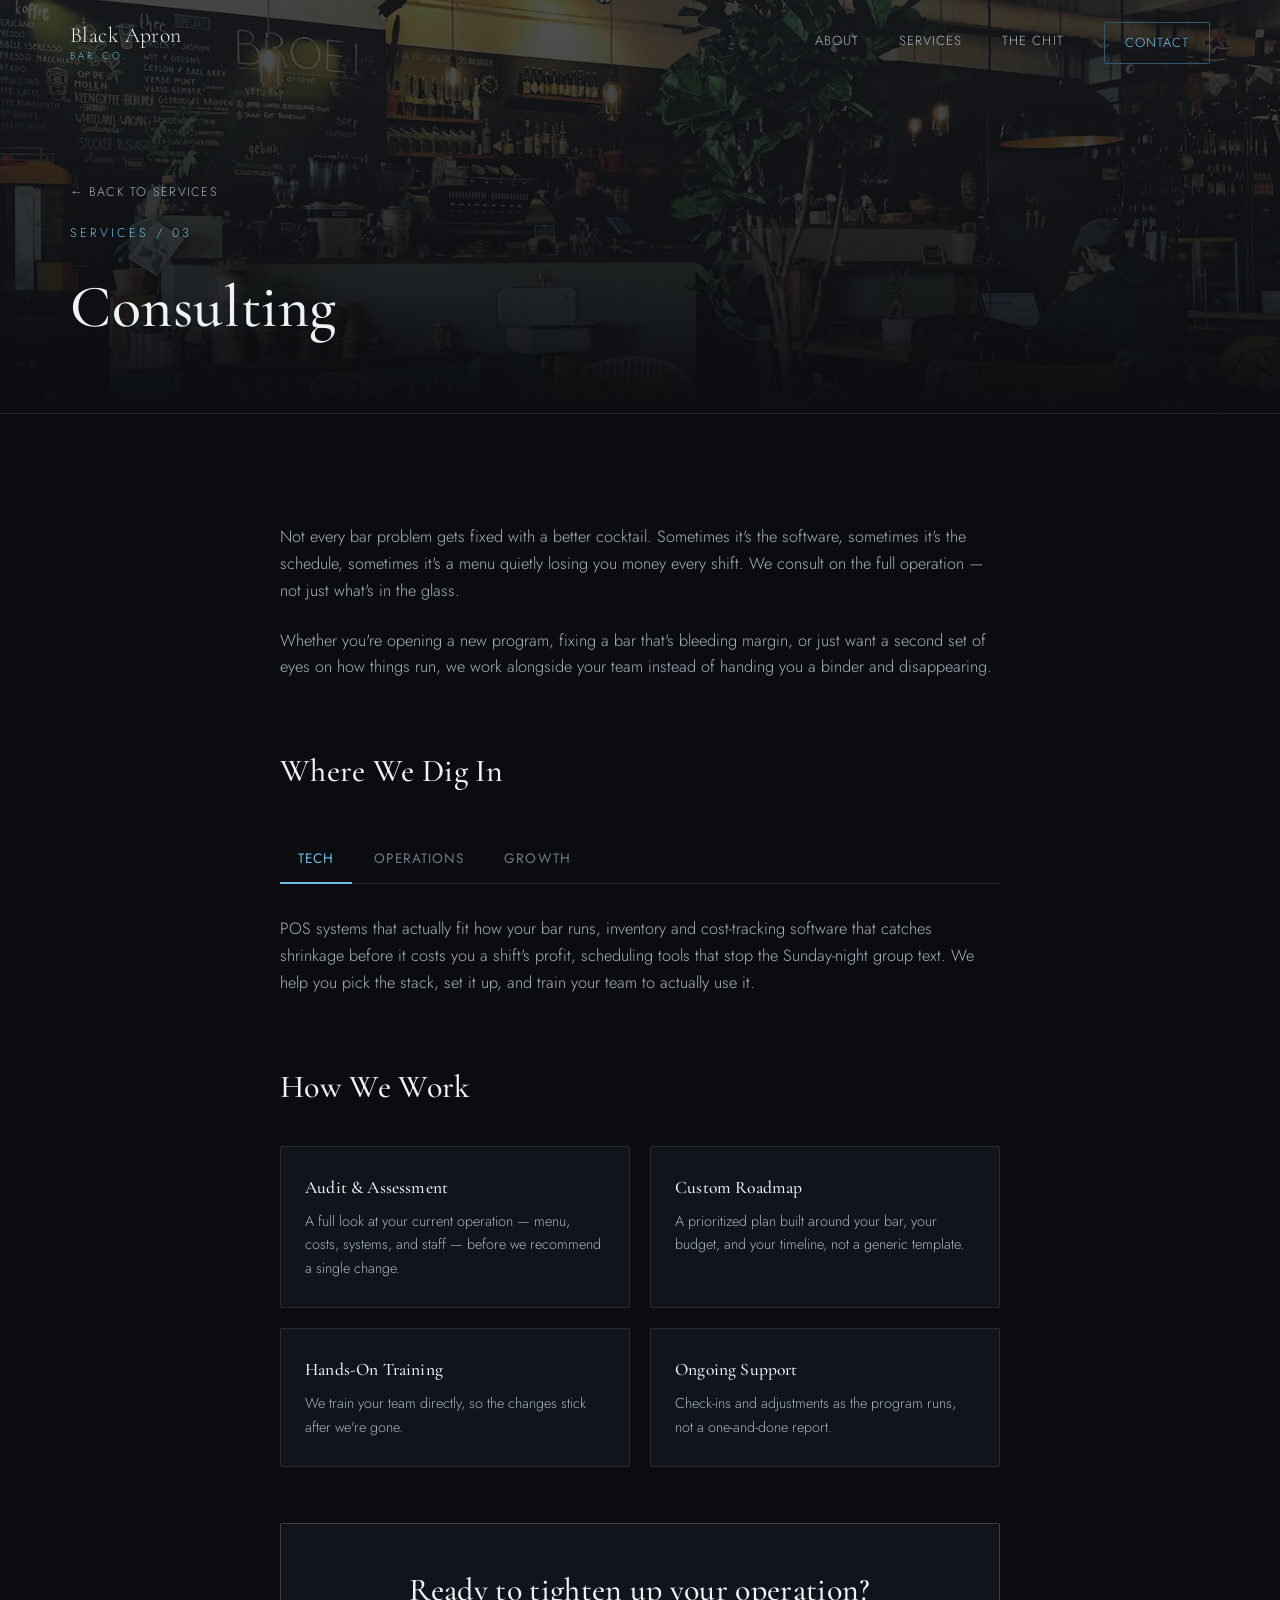
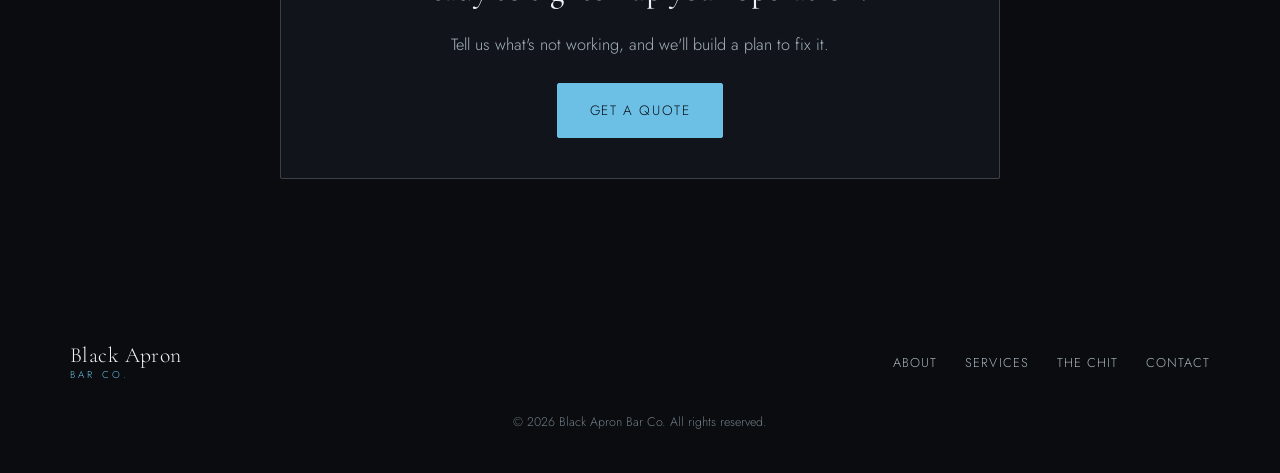
<file: consulting.html>
<!DOCTYPE html>
<html lang="en">
<head>
  <meta charset="UTF-8" />
  <meta name="viewport" content="width=device-width, initial-scale=1.0" />
  <title>Consulting — Black Apron Bar Co.</title>
  <meta name="description" content="Bar and beverage operations consulting — tech, operations, and growth — from Black Apron Bar Co." />

  <link rel="preconnect" href="https://fonts.googleapis.com">
  <link rel="preconnect" href="https://fonts.gstatic.com" crossorigin>
  <link href="https://fonts.googleapis.com/css2?family=Cormorant+Garamond:ital,wght@0,500;0,600;1,400&family=Jost:wght@300;400;500;600&display=swap" rel="stylesheet">

  <link rel="stylesheet" href="css/style.css" />
  <link rel="icon" href="data:,">
</head>
<body>

  <!-- ===== Nav ===== -->
  <header class="site-header" id="siteHeader">
    <div class="header-inner">
      <a href="index.html" class="wordmark">
        <span class="wordmark-main">Black Apron</span>
        <span class="wordmark-sub">Bar Co.</span>
      </a>

      <nav class="site-nav" id="siteNav">
        <a href="index.html#about" class="nav-link">About</a>
        <a href="index.html#services" class="nav-link">Services</a>
        <a href="chit.html" class="nav-link">The Chit</a>
        <a href="index.html#contact" class="nav-link nav-link--cta">Contact</a>
      </nav>

      <button class="nav-toggle" id="navToggle" aria-label="Toggle menu" aria-expanded="false">
        <span></span><span></span><span></span>
      </button>
    </div>
  </header>

  <!-- ===== Page Hero ===== -->
  <section class="page-hero">
    <img src="images/consulting.jpg" alt="A cozy bar and coffee counter with chalkboard menus, someone working at a table nearby" class="page-hero-bg" width="1400" height="900" loading="eager" />
    <div class="page-hero-inner">
      <a href="index.html#services" class="back-link">&larr; Back to Services</a>
      <p class="eyebrow" style="margin-bottom:14px;">Services / 03</p>
      <h1 class="page-hero-title">Consulting</h1>
    </div>
  </section>

  <!-- ===== Content ===== -->
  <section class="page-content">
    <div class="page-content-inner">
      <p>
        Not every bar problem gets fixed with a better cocktail. Sometimes
        it's the software, sometimes it's the schedule, sometimes it's a
        menu quietly losing you money every shift. We consult on the full
        operation — not just what's in the glass.
      </p>
      <p>
        Whether you're opening a new program, fixing a bar that's bleeding
        margin, or just want a second set of eyes on how things run, we
        work alongside your team instead of handing you a binder and
        disappearing.
      </p>

      <h2>Where We Dig In</h2>
      <div class="tabs">
        <div class="tab-nav" role="tablist">
          <button type="button" class="tab-btn is-active" data-tab="tech" role="tab" aria-selected="true">Tech</button>
          <button type="button" class="tab-btn" data-tab="operations" role="tab" aria-selected="false">Operations</button>
          <button type="button" class="tab-btn" data-tab="growth" role="tab" aria-selected="false">Growth</button>
        </div>

        <div class="tab-panel is-active" data-tab-panel="tech">
          <p>
            POS systems that actually fit how your bar runs, inventory
            and cost-tracking software that catches shrinkage before it
            costs you a shift's profit, scheduling tools that stop the
            Sunday-night group text. We help you pick the stack, set it
            up, and train your team to actually use it.
          </p>
        </div>

        <div class="tab-panel" data-tab-panel="operations">
          <p>
            Pour cost, labor cost, prep lists, opening and closing
            checklists, vendor relationships — the stuff that decides
            whether a bar is profitable or just busy. We build the SOPs,
            tighten the workflows, and train your staff so the bar runs
            the same whether you're behind it or not.
          </p>
        </div>

        <div class="tab-panel" data-tab-panel="growth">
          <p>
            Menu development, pricing strategy, and positioning that gets
            your bar noticed for the right reasons. Whether you're
            launching a new program, relaunching an old one, or just
            trying to grow margins without raising prices across the
            board, we build the plan.
          </p>
        </div>
      </div>

      <h2>How We Work</h2>
      <div class="feature-grid">
        <div class="feature-card">
          <h3>Audit &amp; Assessment</h3>
          <p>A full look at your current operation — menu, costs, systems, and staff — before we recommend a single change.</p>
        </div>
        <div class="feature-card">
          <h3>Custom Roadmap</h3>
          <p>A prioritized plan built around your bar, your budget, and your timeline, not a generic template.</p>
        </div>
        <div class="feature-card">
          <h3>Hands-On Training</h3>
          <p>We train your team directly, so the changes stick after we're gone.</p>
        </div>
        <div class="feature-card">
          <h3>Ongoing Support</h3>
          <p>Check-ins and adjustments as the program runs, not a one-and-done report.</p>
        </div>
      </div>

      <div class="page-cta">
        <h2>Ready to tighten up your operation?</h2>
        <p>Tell us what's not working, and we'll build a plan to fix it.</p>
        <a href="index.html?subject=Consulting#contact" class="btn btn-primary">Get a Quote</a>
      </div>
    </div>
  </section>

  <!-- ===== Footer ===== -->
  <footer class="site-footer">
    <div class="footer-inner">
      <div class="wordmark footer-wordmark">
        <span class="wordmark-main">Black Apron</span>
        <span class="wordmark-sub">Bar Co.</span>
      </div>
      <nav class="footer-nav">
        <a href="index.html#about">About</a>
        <a href="index.html#services">Services</a>
        <a href="chit.html">The Chit</a>
        <a href="index.html#contact">Contact</a>
      </nav>
      <p class="footer-copy">&copy; <span id="year"></span> Black Apron Bar Co. All rights reserved.</p>
    </div>
  </footer>

  <script src="js/main.js"></script>
</body>
</html>
</file>
<file: css/style.css>
/* ===================================================
   Black Apron Bar Co. — Base
=================================================== */

:root {
  --bg: #0a0c0f;
  --bg-alt: #11151b;
  --bg-raised: #161b22;
  --line: rgba(227, 238, 245, 0.10);
  --line-strong: rgba(227, 238, 245, 0.20);

  --text: #edf3f6;
  --text-dim: #a7b4bd;
  --text-faint: #6f7d87;

  --accent: #6cc0e5;
  --accent-bright: #9adcf2;
  --accent-dim: #2f5a70;

  --serif: "Cormorant Garamond", Georgia, serif;
  --sans: "Jost", "Helvetica Neue", Arial, sans-serif;
  --mono: "JetBrains Mono", "Courier New", monospace;

  --max: 1140px;
  --pad: clamp(20px, 5vw, 64px);
}

* { box-sizing: border-box; }

html {
  scroll-behavior: smooth;
}

body {
  margin: 0;
  background: var(--bg);
  color: var(--text);
  font-family: var(--sans);
  font-weight: 300;
  line-height: 1.65;
  -webkit-font-smoothing: antialiased;
}

h1, h2, h3 {
  font-family: var(--serif);
  font-weight: 500;
  color: var(--text);
  margin: 0;
  letter-spacing: 0.01em;
}

p { margin: 0 0 1em; color: var(--text-dim); }
p:last-child { margin-bottom: 0; }

a { color: inherit; text-decoration: none; }

img { max-width: 100%; display: block; }

.sr-only {
  position: absolute;
  width: 1px; height: 1px;
  padding: 0; margin: -1px;
  overflow: hidden;
  clip: rect(0,0,0,0);
  white-space: nowrap; border: 0;
}

/* ===================================================
   Layout helpers
=================================================== */

.section {
  padding: clamp(72px, 12vw, 140px) var(--pad);
  border-bottom: 1px solid var(--line);
}

.section-inner {
  max-width: var(--max);
  margin: 0 auto;
}

.section-eyebrow {
  font-family: var(--sans);
  font-size: 0.78rem;
  letter-spacing: 0.22em;
  text-transform: uppercase;
  color: var(--accent);
  margin: 0 0 14px;
}
.section-eyebrow.center { text-align: center; }

.section-title {
  font-size: clamp(1.9rem, 4vw, 2.75rem);
  margin-bottom: 28px;
  max-width: 20ch;
}
.section-title.center { text-align: center; margin-left: auto; margin-right: auto; }

/* fade-up reveal */
.fade-up {
  opacity: 0;
  transform: translateY(18px);
  transition: opacity 0.8s ease, transform 0.8s ease;
}
.fade-up.is-visible {
  opacity: 1;
  transform: translateY(0);
}

/* ===================================================
   Buttons
=================================================== */

.btn {
  display: inline-block;
  padding: 15px 32px;
  font-family: var(--sans);
  font-size: 0.85rem;
  letter-spacing: 0.12em;
  text-transform: uppercase;
  border: 1px solid transparent;
  border-radius: 2px;
  cursor: pointer;
  transition: all 0.25s ease;
}

.btn-primary {
  background: var(--accent);
  color: #081019;
  border-color: var(--accent);
}
.btn-primary:hover {
  background: var(--accent-bright);
  border-color: var(--accent-bright);
}

.btn-ghost {
  background: transparent;
  color: var(--text);
  border-color: var(--line-strong);
}
.btn-ghost:hover {
  border-color: var(--accent);
  color: var(--accent-bright);
}

/* ===================================================
   Header / Nav
=================================================== */

.site-header {
  position: fixed;
  top: 0; left: 0; right: 0;
  z-index: 100;
  padding: 22px var(--pad);
  display: flex;
  background: transparent;
  border-bottom: 1px solid transparent;
  transition: background 0.35s ease, border-color 0.35s ease, padding 0.35s ease;
}

.site-header.scrolled {
  background: rgba(10, 12, 15, 0.92);
  backdrop-filter: blur(8px);
  border-bottom-color: var(--line);
  padding-top: 14px;
  padding-bottom: 14px;
}

.header-inner {
  width: 100%;
  max-width: var(--max);
  margin: 0 auto;
  display: flex;
  align-items: center;
  justify-content: space-between;
}

.wordmark {
  display: flex;
  flex-direction: column;
  line-height: 1;
}
.wordmark-main {
  font-family: var(--serif);
  font-size: 1.35rem;
  letter-spacing: 0.02em;
  color: var(--text);
}
.wordmark-sub {
  font-family: var(--sans);
  font-size: 0.62rem;
  letter-spacing: 0.32em;
  text-transform: uppercase;
  color: var(--accent);
  margin-top: 4px;
}

.site-nav {
  display: flex;
  align-items: center;
  gap: 40px;
}

.nav-link {
  font-size: 0.82rem;
  letter-spacing: 0.08em;
  text-transform: uppercase;
  color: var(--text-dim);
  position: relative;
  padding-bottom: 4px;
  transition: color 0.25s ease;
}
.nav-link::after {
  content: "";
  position: absolute;
  left: 0; bottom: 0;
  width: 0;
  height: 1px;
  background: var(--accent);
  transition: width 0.25s ease;
}
.nav-link:hover { color: var(--text); }
.nav-link:hover::after { width: 100%; }

.nav-link--cta {
  color: var(--accent);
  border: 1px solid var(--accent-dim);
  padding: 9px 20px;
  border-radius: 2px;
}
.nav-link--cta::after { display: none; }
.nav-link--cta:hover {
  background: var(--accent);
  color: #081019;
}

.nav-toggle {
  display: none;
  flex-direction: column;
  justify-content: center;
  gap: 5px;
  width: 32px; height: 32px;
  background: none;
  border: none;
  cursor: pointer;
  padding: 0;
}
.nav-toggle span {
  display: block;
  width: 100%;
  height: 1px;
  background: var(--text);
  transition: transform 0.25s ease, opacity 0.25s ease;
}
.nav-toggle[aria-expanded="true"] span:nth-child(1) { transform: translateY(6px) rotate(45deg); }
.nav-toggle[aria-expanded="true"] span:nth-child(2) { opacity: 0; }
.nav-toggle[aria-expanded="true"] span:nth-child(3) { transform: translateY(-6px) rotate(-45deg); }

/* ===================================================
   Hero
=================================================== */

.hero {
  min-height: 100vh;
  display: flex;
  align-items: center;
  justify-content: center;
  position: relative;
  padding: 120px var(--pad) 80px;
  background: var(--bg);
  border-bottom: 1px solid var(--line);
  text-align: center;
  overflow: hidden;
}

.hero-bg {
  position: absolute;
  inset: 0;
  width: 100%;
  height: 100%;
  object-fit: cover;
  object-position: center 30%;
  opacity: 0.4;
  z-index: 0;
}

.hero::before {
  content: "";
  position: absolute;
  inset: 0;
  background:
    radial-gradient(ellipse at 50% 20%, rgba(108, 192, 229, 0.12), transparent 60%),
    linear-gradient(180deg, rgba(10, 12, 15, 0.55) 0%, rgba(10, 12, 15, 0.88) 65%, var(--bg) 100%);
  z-index: 1;
}

.hero-inner {
  position: relative;
  z-index: 2;
  max-width: 780px;
}

.eyebrow {
  font-size: 0.78rem;
  letter-spacing: 0.24em;
  text-transform: uppercase;
  color: var(--accent);
  margin: 0 0 22px;
}

.hero-title {
  font-size: clamp(2.6rem, 7vw, 5rem);
  line-height: 1.08;
  margin-bottom: 26px;
}

.hero-sub {
  font-size: clamp(1rem, 1.6vw, 1.15rem);
  color: var(--text-dim);
  max-width: 52ch;
  margin: 0 auto 40px;
}

.hero-actions {
  display: flex;
  gap: 18px;
  justify-content: center;
  flex-wrap: wrap;
}

.scroll-cue {
  position: absolute;
  z-index: 2;
  bottom: 40px;
  left: 50%;
  transform: translateX(-50%);
  width: 1px;
  height: 56px;
  overflow: hidden;
}
.scroll-cue-line {
  display: block;
  width: 1px;
  height: 100%;
  background: linear-gradient(180deg, var(--accent), transparent);
  animation: scrollCue 2.2s ease-in-out infinite;
  transform-origin: top;
}
@keyframes scrollCue {
  0% { transform: scaleY(0); opacity: 0; }
  40% { transform: scaleY(1); opacity: 1; }
  100% { transform: scaleY(1); opacity: 0; }
}

/* ===================================================
   About
=================================================== */

.about-grid {
  display: grid;
  grid-template-columns: 0.85fr 1.15fr;
  gap: clamp(40px, 6vw, 90px);
  align-items: center;
}

.about-media-frame {
  aspect-ratio: 4 / 5;
  border: 1px solid var(--line-strong);
  border-radius: 2px;
  background: linear-gradient(155deg, var(--bg-raised), var(--bg-alt));
  display: flex;
  align-items: center;
  justify-content: center;
  position: relative;
}
.about-media-frame::before {
  content: "";
  position: absolute;
  inset: 14px;
  border: 1px solid var(--line);
}
.about-media-mark {
  font-family: var(--serif);
  font-size: 4rem;
  color: var(--accent-dim);
  letter-spacing: 0.05em;
}

.about-copy p { max-width: 56ch; }
.about-signoff {
  color: var(--accent);
  font-family: var(--serif);
  font-style: italic;
  font-size: 1.1rem;
  margin-top: 24px !important;
}

/* ===================================================
   Services
=================================================== */

.services-grid {
  display: grid;
  grid-template-columns: repeat(3, 1fr);
  gap: 28px;
  margin-top: 56px;
}

.service-card {
  background: var(--bg-alt);
  border: 1px solid var(--line);
  border-radius: 2px;
  overflow: hidden;
  transition: border-color 0.3s ease, transform 0.3s ease;
}
.service-card:hover {
  border-color: var(--accent-dim);
  transform: translateY(-4px);
}

.service-card > *:not(.service-media) {
  padding-left: 32px;
  padding-right: 32px;
}

.service-media {
  aspect-ratio: 16 / 10;
  overflow: hidden;
  border-bottom: 1px solid var(--line);
}
.service-media img {
  width: 100%;
  height: 100%;
  object-fit: cover;
  display: block;
  transition: transform 0.5s ease;
}
.service-card:hover .service-media img {
  transform: scale(1.05);
}

.service-index {
  display: block;
  font-family: var(--serif);
  font-size: 0.95rem;
  color: var(--accent);
  margin-top: 28px;
  margin-bottom: 18px;
  letter-spacing: 0.1em;
}

.service-title {
  font-size: 1.5rem;
  margin-bottom: 14px;
}

.service-desc {
  font-size: 0.95rem;
  margin-bottom: 24px;
}

.service-card-links {
  display: flex;
  align-items: center;
  gap: 20px;
  flex-wrap: wrap;
  padding-bottom: 32px;
}

.service-link {
  font-size: 0.8rem;
  letter-spacing: 0.06em;
  text-transform: uppercase;
  color: var(--accent);
  border-bottom: 1px solid var(--accent-dim);
  padding-bottom: 2px;
  transition: color 0.25s ease, border-color 0.25s ease;
}
.service-link:hover {
  color: var(--accent-bright);
  border-color: var(--accent-bright);
}

.service-link--quiet {
  color: var(--text-faint);
  border-color: transparent;
}
.service-link--quiet:hover {
  color: var(--text-dim);
  border-color: var(--line-strong);
}

/* ===================================================
   The Chit
=================================================== */

.chit {
  background: var(--bg-alt);
  text-align: center;
}

.chit-inner { max-width: 620px; margin: 0 auto; }

.chit-sub {
  max-width: 48ch;
  margin: 0 auto 40px;
}

.chit-form {
  display: flex;
  gap: 12px;
  flex-wrap: wrap;
  justify-content: center;
}

.chit-input {
  flex: 1 1 280px;
  min-width: 0;
  padding: 15px 18px;
  background: var(--bg);
  border: 1px solid var(--line-strong);
  border-radius: 2px;
  color: var(--text);
  font-family: var(--sans);
  font-size: 0.95rem;
}
.chit-input:focus {
  outline: none;
  border-color: var(--accent);
}
.chit-input::placeholder { color: var(--text-faint); }

.chit-submit { flex: 0 0 auto; }

.chit-fine {
  margin-top: 18px;
  font-size: 0.8rem;
  color: var(--text-faint);
}

.hp-field {
  position: absolute;
  left: -9999px;
  width: 1px; height: 1px;
  overflow: hidden;
}

/* ===================================================
   Contact
=================================================== */

.contact-grid {
  display: grid;
  grid-template-columns: 0.9fr 1.1fr;
  gap: clamp(40px, 6vw, 90px);
}

.contact-copy p { max-width: 46ch; }

.contact-details { margin-top: 28px; }
.contact-detail {
  display: inline-block;
  font-family: var(--serif);
  font-size: 1.2rem;
  color: var(--accent);
  border-bottom: 1px solid var(--accent-dim);
  padding-bottom: 2px;
}
.contact-detail:hover { color: var(--accent-bright); border-color: var(--accent-bright); }

.contact-form {
  display: flex;
  flex-direction: column;
  gap: 20px;
}

.form-row { display: flex; flex-direction: column; gap: 8px; }

.form-row label {
  font-size: 0.78rem;
  letter-spacing: 0.1em;
  text-transform: uppercase;
  color: var(--text-faint);
}

.form-row input,
.form-row select,
.form-row textarea {
  background: var(--bg-alt);
  border: 1px solid var(--line-strong);
  border-radius: 2px;
  padding: 13px 16px;
  color: var(--text);
  font-family: var(--sans);
  font-size: 0.95rem;
  resize: vertical;
}
.form-row input:focus,
.form-row select:focus,
.form-row textarea:focus {
  outline: none;
  border-color: var(--accent);
}

.contact-form .btn { align-self: flex-start; margin-top: 4px; }

/* ===================================================
   Service detail pages
=================================================== */

.page-hero {
  position: relative;
  min-height: 46vh;
  display: flex;
  align-items: flex-end;
  padding: 140px var(--pad) 56px;
  background: var(--bg);
  border-bottom: 1px solid var(--line);
  overflow: hidden;
}

.page-hero-bg {
  position: absolute;
  inset: 0;
  width: 100%;
  height: 100%;
  object-fit: cover;
  object-position: center 45%;
  opacity: 0.55;
  z-index: 0;
}

.page-hero::before {
  content: "";
  position: absolute;
  inset: 0;
  background: linear-gradient(180deg, rgba(10, 12, 15, 0.35) 0%, rgba(10, 12, 15, 0.75) 70%, var(--bg) 100%);
  z-index: 1;
}

.page-hero-inner {
  position: relative;
  z-index: 2;
  max-width: var(--max);
  margin: 0 auto;
  width: 100%;
}

.back-link {
  display: inline-block;
  font-size: 0.78rem;
  letter-spacing: 0.1em;
  text-transform: uppercase;
  color: var(--text-dim);
  margin-bottom: 20px;
  border-bottom: 1px solid transparent;
  transition: color 0.25s ease, border-color 0.25s ease;
}
.back-link:hover {
  color: var(--accent);
  border-color: var(--accent-dim);
}

.page-hero-title {
  font-size: clamp(2.4rem, 5.5vw, 3.75rem);
  max-width: 16ch;
}

.page-content {
  padding: clamp(64px, 10vw, 110px) var(--pad);
}

.page-content-inner {
  max-width: 720px;
  margin: 0 auto;
}

.page-content-inner p {
  font-size: 1.02rem;
  margin-bottom: 1.4em;
}

.page-content-inner h2 {
  font-size: clamp(1.5rem, 3vw, 2rem);
  margin: 2em 0 0.7em;
}

.feature-grid {
  display: grid;
  grid-template-columns: repeat(2, 1fr);
  gap: 20px;
  margin: 32px 0 8px;
}

.feature-card {
  background: var(--bg-alt);
  border: 1px solid var(--line);
  border-radius: 2px;
  padding: 26px 24px;
}

.feature-card h3 {
  font-size: 1.1rem;
  color: var(--text);
  margin-bottom: 8px;
}

.feature-card p {
  font-size: 0.9rem !important;
  color: var(--text-dim);
  margin-bottom: 0 !important;
}

/* ===================================================
   Tabs (service pages)
=================================================== */

.tabs {
  margin: 40px 0 8px;
}

.tab-nav {
  display: flex;
  gap: 4px;
  flex-wrap: wrap;
  border-bottom: 1px solid var(--line);
  margin-bottom: 32px;
}

.tab-btn {
  font-family: var(--sans);
  font-size: 0.85rem;
  letter-spacing: 0.08em;
  text-transform: uppercase;
  color: var(--text-faint);
  background: none;
  border: none;
  border-bottom: 2px solid transparent;
  padding: 10px 18px 14px;
  margin-bottom: -1px;
  cursor: pointer;
  transition: color 0.25s ease, border-color 0.25s ease;
}
.tab-btn:hover { color: var(--text); }
.tab-btn.is-active {
  color: var(--accent);
  border-bottom-color: var(--accent);
}

.tab-panel {
  display: none;
}
.tab-panel.is-active {
  display: block;
  animation: tabFadeIn 0.35s ease;
}
@keyframes tabFadeIn {
  from { opacity: 0; transform: translateY(6px); }
  to { opacity: 1; transform: translateY(0); }
}

.page-cta {
  margin-top: 56px;
  padding: 40px;
  text-align: center;
  background: var(--bg-alt);
  border: 1px solid var(--line-strong);
  border-radius: 2px;
}

.page-cta h2 {
  margin-top: 0 !important;
  margin-bottom: 0.5em !important;
}

.page-cta p {
  max-width: 46ch;
  margin: 0 auto 24px !important;
}

/* ===================================================
   The Chit (standalone page)
=================================================== */

.ticket-hero {
  padding: 150px var(--pad) 64px;
  text-align: center;
  border-bottom: 1px solid var(--line);
  background:
    radial-gradient(ellipse at 50% 0%, rgba(108, 192, 229, 0.10), transparent 60%),
    var(--bg);
}

.ticket-panel {
  max-width: 600px;
  margin: 0 auto;
}

.ticket-rule {
  border: none;
  border-top: 1px dashed var(--line-strong);
  margin: 26px 0;
}

.ticket-title {
  font-family: var(--mono);
  font-weight: 700;
  font-size: clamp(2.4rem, 8vw, 4rem);
  letter-spacing: 0.12em;
  color: var(--text);
  margin: 0;
}

.ticket-hook {
  font-family: var(--mono);
  font-weight: 700;
  font-size: clamp(1.05rem, 2.4vw, 1.3rem);
  line-height: 1.5;
  color: var(--text);
  max-width: 30ch;
  margin: 30px auto 0;
}

.ticket-quote {
  text-align: left;
  border-left: 2px solid var(--accent-dim);
  padding: 4px 0 4px 22px;
  margin: 2em 0;
  color: var(--text);
  font-style: normal;
}
.ticket-quote p {
  margin-bottom: 0 !important;
}

.ticket-signoff {
  font-family: var(--mono);
  font-weight: 700;
  letter-spacing: 0.1em;
  color: var(--accent);
  margin-top: 2em !important;
}

.chit-page-form {
  margin: 48px 0 8px;
}

/* ===================================================
   Footer
=================================================== */

.site-footer {
  padding: 56px var(--pad) 40px;
  background: var(--bg);
}

.footer-inner {
  max-width: var(--max);
  margin: 0 auto;
  display: flex;
  flex-wrap: wrap;
  align-items: center;
  justify-content: space-between;
  gap: 24px;
}

.footer-wordmark { line-height: 1; }

.footer-nav {
  display: flex;
  gap: 28px;
}
.footer-nav a {
  font-size: 0.8rem;
  letter-spacing: 0.08em;
  text-transform: uppercase;
  color: var(--text-dim);
}
.footer-nav a:hover { color: var(--accent); }

.footer-copy {
  width: 100%;
  text-align: center;
  font-size: 0.78rem;
  color: var(--text-faint);
  margin-top: 8px;
}

/* ===================================================
   Responsive
=================================================== */

@media (max-width: 860px) {
  .about-grid,
  .contact-grid {
    grid-template-columns: 1fr;
  }
  .about-media { order: -1; max-width: 260px; margin: 0 auto; }

  .services-grid {
    grid-template-columns: 1fr;
  }

  .feature-grid {
    grid-template-columns: 1fr;
  }
}

@media (max-width: 720px) {
  .site-nav {
    position: fixed;
    top: 0; right: 0;
    height: 100vh;
    width: min(78vw, 320px);
    background: var(--bg-alt);
    border-left: 1px solid var(--line);
    flex-direction: column;
    align-items: flex-start;
    justify-content: center;
    gap: 30px;
    padding: 40px;
    transform: translateX(100%);
    transition: transform 0.35s ease;
  }
  .site-nav.open { transform: translateX(0); }
  .nav-toggle { display: flex; }

  .footer-inner { justify-content: center; text-align: center; }
  .footer-nav { justify-content: center; flex-wrap: wrap; }
}
</file>
